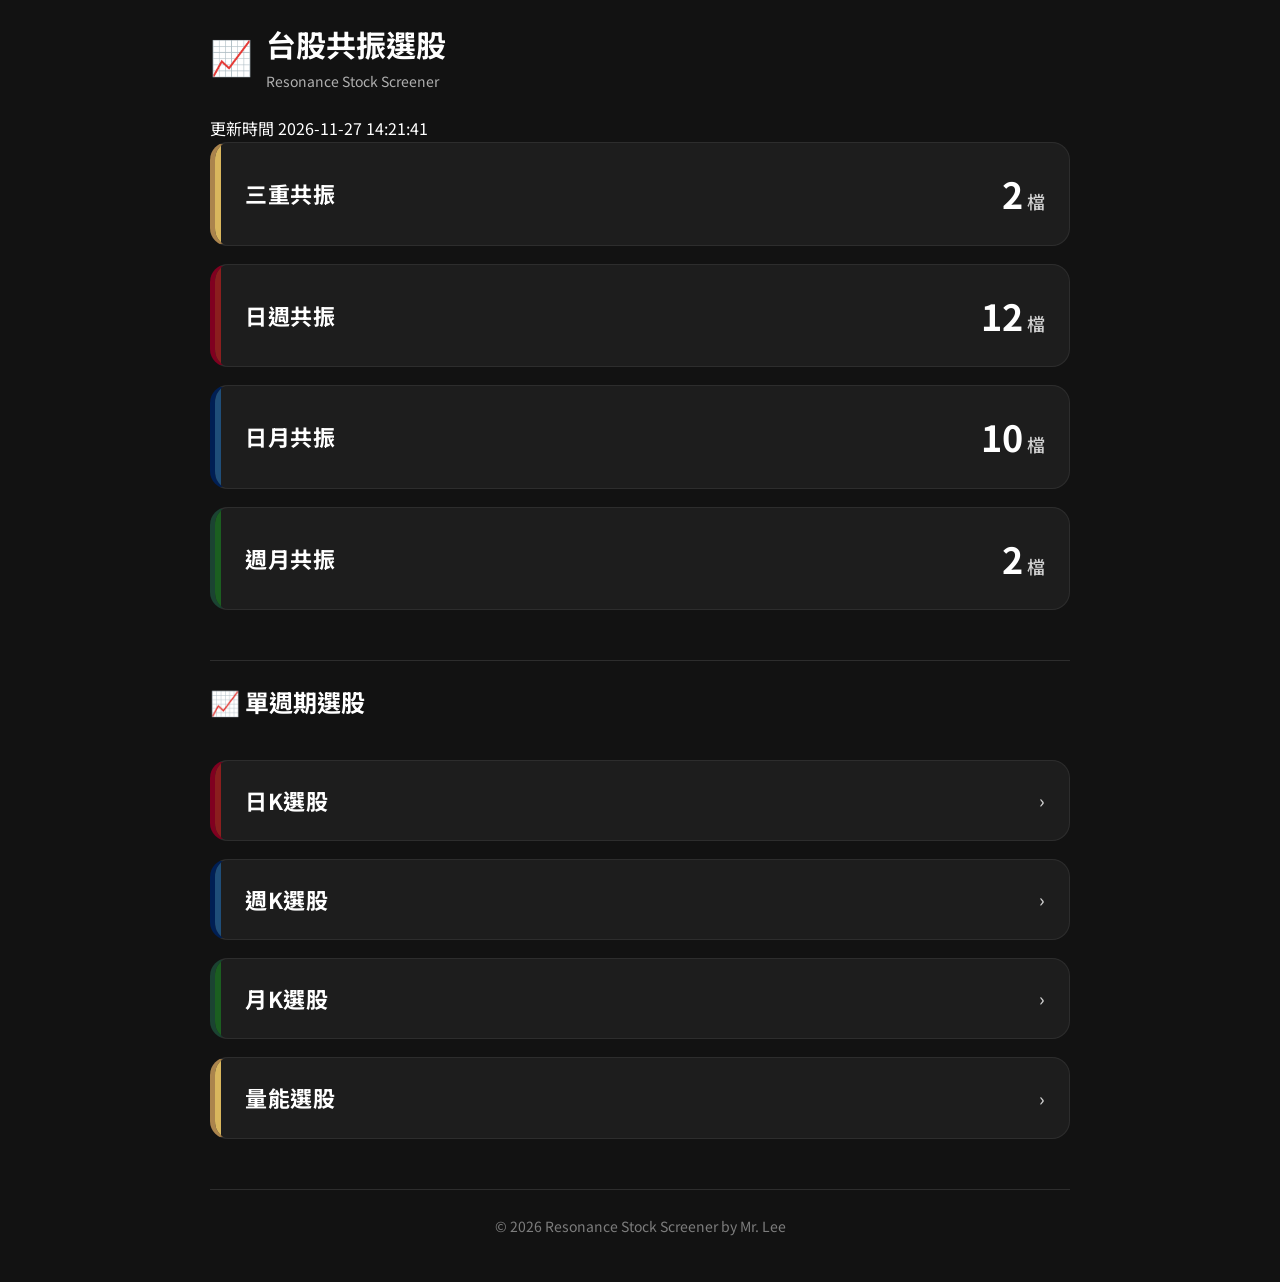
<file: index.html>
<!DOCTYPE html>
<html lang="zh-Hant">

<head>
    <meta charset="UTF-8">
    <meta name="viewport" content="width=device-width, initial-scale=1.0">
    <title>台股共振選股</title>

    <link rel="stylesheet" href="static/style.css">

    <link rel="preconnect" href="https://fonts.googleapis.com">
    <link rel="preconnect" href="https://fonts.gstatic.com" crossorigin>

    <link href="https://fonts.googleapis.com/css2?family=Noto+Sans+TC:wght@400;500;700&display=swap"
          rel="stylesheet">
</head>

<body>

<div class="container">

    <!-- Header -->
    <header class="header">

        <div class="logo">

            <div class="logo-icon">
                📈
            </div>

            <div>
                <h1>台股共振選股</h1>
                <p>Resonance Stock Screener</p>
            </div>

        </div>

    </header>

    <!-- 更新資訊 -->
    <section class="summary-card">

        <div class="summary-row">
            <span class="label">更新時間</span>
            <span id="update-time">--</span>
        </div>

    </section>

    <!-- 共振分類 -->
    <section class="menu">

        <!-- 三重共振 -->
        <a href="triple.html" class="menu-card gold">

            <div class="menu-title">
                三重共振
            </div>

            <div class="menu-count">
                <span id="triple-count">0</span> 檔
            </div>

        </a>

        <!-- 日週共振 -->
        <a href="daily_weekly.html" class="menu-card red">

            <div class="menu-title">
                日週共振
            </div>

            <div class="menu-count">
                <span id="daily-weekly-count">0</span> 檔
            </div>

        </a>

        <!-- 日月共振 -->
        <a href="daily_monthly.html" class="menu-card blue">

            <div class="menu-title">
                日月共振
            </div>

            <div class="menu-count">
                <span id="daily-monthly-count">0</span> 檔
            </div>

        </a>

        <!-- 週月共振 -->
        <a href="weekly_monthly.html" class="menu-card green">

            <div class="menu-title">
                週月共振
            </div>

            <div class="menu-count">
                <span id="weekly-monthly-count">0</span> 檔
            </div>

        </a>

    </section>

    <!-- 單週期選股 -->
    <section class="menu">

        <h2 class="section-title">📈 單週期選股</h2>

        <!-- 日K -->
        <a href="https://bc8s8fht8s-prog.github.io/tw-stock-screener/"
           class="menu-card daily"
           target="_blank">

            <div class="menu-title">
                日K選股
            </div>

            <div class="menu-count">
                ›
            </div>

        </a>

        <!-- 週K -->
        <a href="https://bc8s8fht8s-prog.github.io/tw-weekly-stock-screener/"
           class="menu-card weekly"
           target="_blank">

            <div class="menu-title">
                週K選股
            </div>

            <div class="menu-count">
                ›
            </div>

        </a>

        <!-- 月K -->
        <a href="https://bc8s8fht8s-prog.github.io/tw-monthly-stock-screener/"
           class="menu-card monthly"
           target="_blank">

            <div class="menu-title">
                月K選股
            </div>

            <div class="menu-count">
                ›
            </div>

        </a>

        <!-- 量能選股 -->
        <a href="https://bc8s8fht8s-prog.github.io/tw-volume-stock-screener/"
           class="menu-card volume"
           target="_blank">

            <div class="menu-title">
                量能選股
            </div>

            <div class="menu-count">
                ›
            </div>

        </a>

    </section>

    <!-- Footer -->
    <footer class="footer">

        <p>
            © 2026 Resonance Stock Screener by Mr. Lee
        </p>

    </footer>

</div>

<script src="static/script.js"></script>

</body>

</html>
</file>
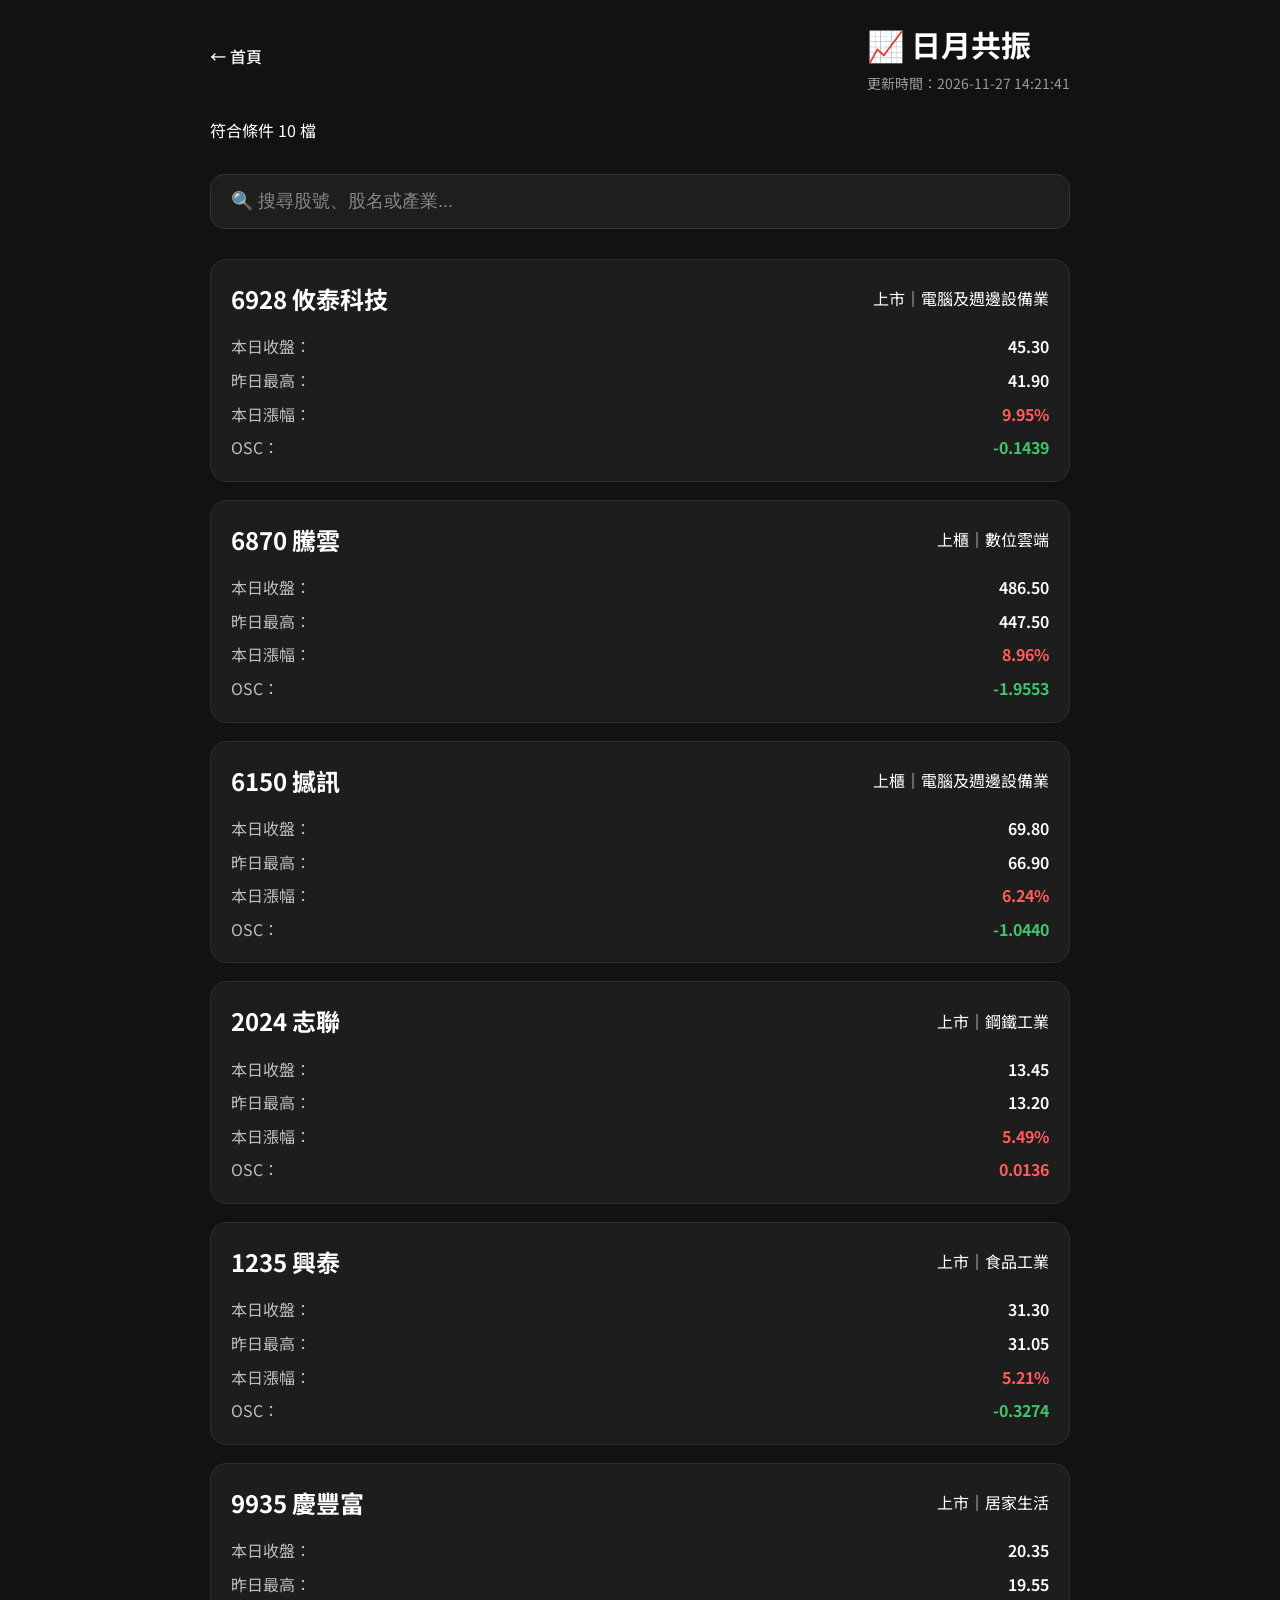
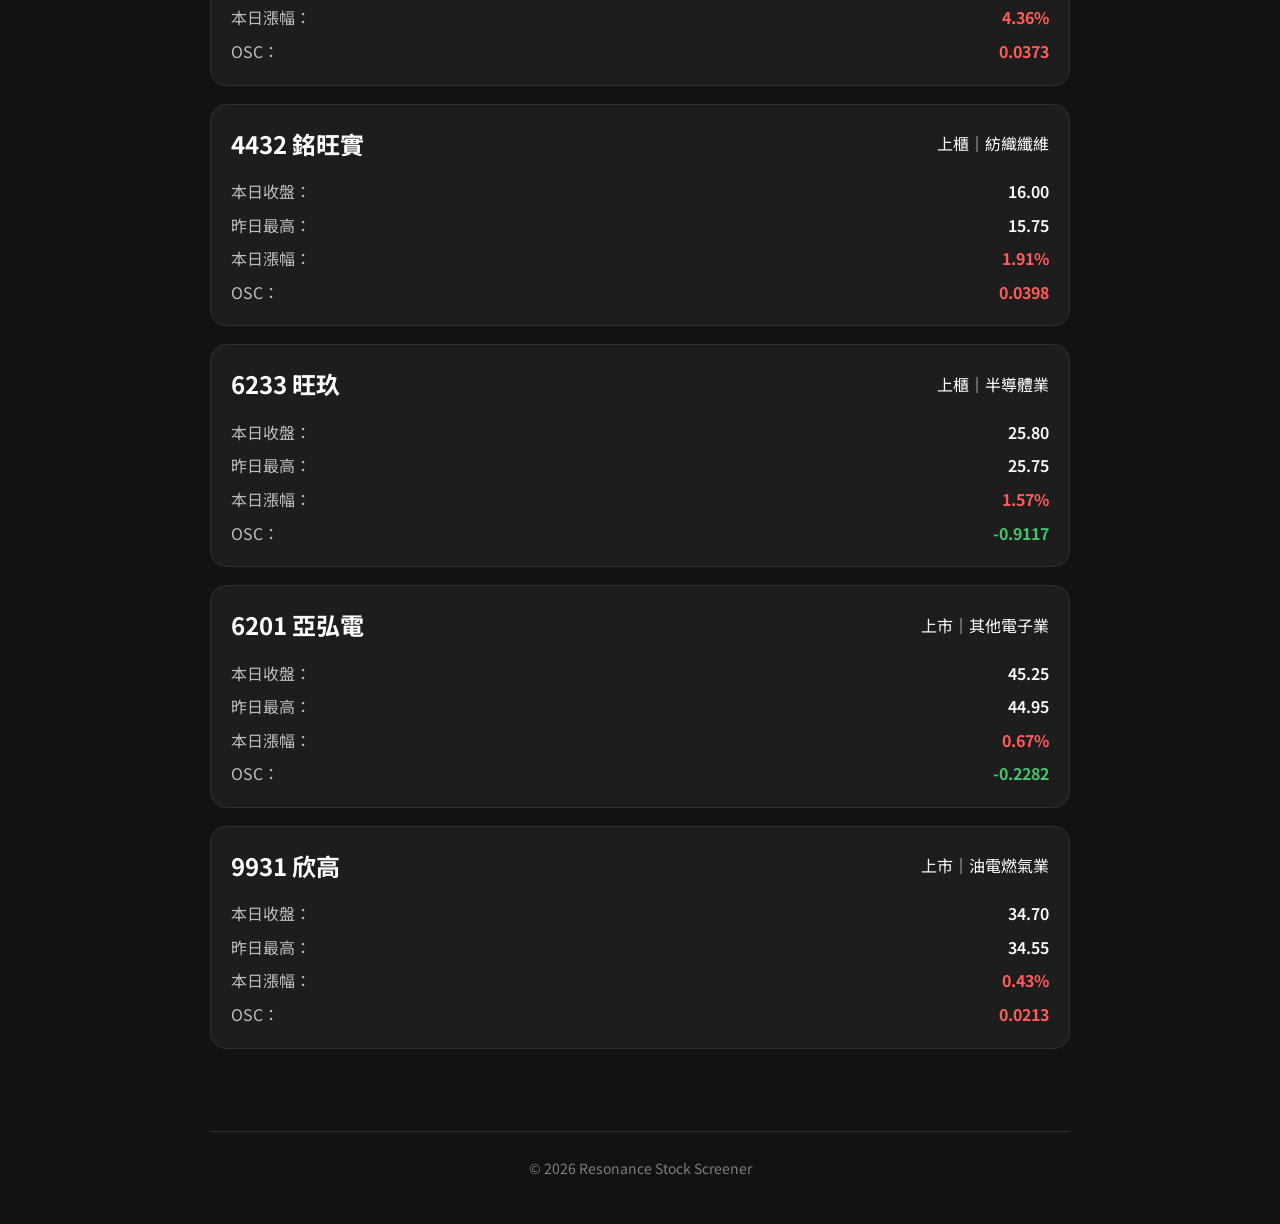
<file: daily_monthly.html>
<!DOCTYPE html>
<html lang="zh-Hant">

<head>
    <meta charset="UTF-8">
    <meta name="viewport"
          content="width=device-width, initial-scale=1.0">

    <title>日月共振｜台股共振選股</title>

    <link rel="stylesheet"
          href="static/style.css">

    <link rel="preconnect"
          href="https://fonts.googleapis.com">

    <link rel="preconnect"
          href="https://fonts.gstatic.com"
          crossorigin>

    <link href="https://fonts.googleapis.com/css2?family=Noto+Sans+TC:wght@400;500;700&display=swap"
          rel="stylesheet">
</head>

<body>

<div class="container">

    <!-- Header -->
    <header class="header">

        <a href="index.html" class="back-button">
            ← 首頁
        </a>

        <div class="title-group">

            <h1>
                📈 日月共振
            </h1>

            <p id="update-time">
                更新時間：--
            </p>

        </div>

    </header>

    <!-- 共振數量 -->
    <section class="summary-card">

        <div class="summary-row">

            <span class="label">
                符合條件
            </span>

            <span id="stock-count">
                0 檔
            </span>

        </div>

    </section>

    <!-- 搜尋 -->
    <section class="search-section">

        <input
            id="search-input"
            class="search-input"
            type="text"
            placeholder="🔍 搜尋股號、股名或產業..."
            autocomplete="off">

    </section>

    <!-- 股票列表 -->
    <main id="stock-list">

        <!-- script.js 動態產生股票卡 -->

    </main>

        <!-- script.js 動態產生股票卡 -->

    </main>

    <!-- 分頁 -->
    <div id="pagination"></div>

    <!-- Footer -->
    <footer class="footer">

        <p>
            © 2026 Resonance Stock Screener
        </p>

    </footer>

</div>

<script>

const DATA_FILE = "static/output/daily_monthly.json";

</script>

<script src="static/script.js"></script>

</body>

</html>
</file>
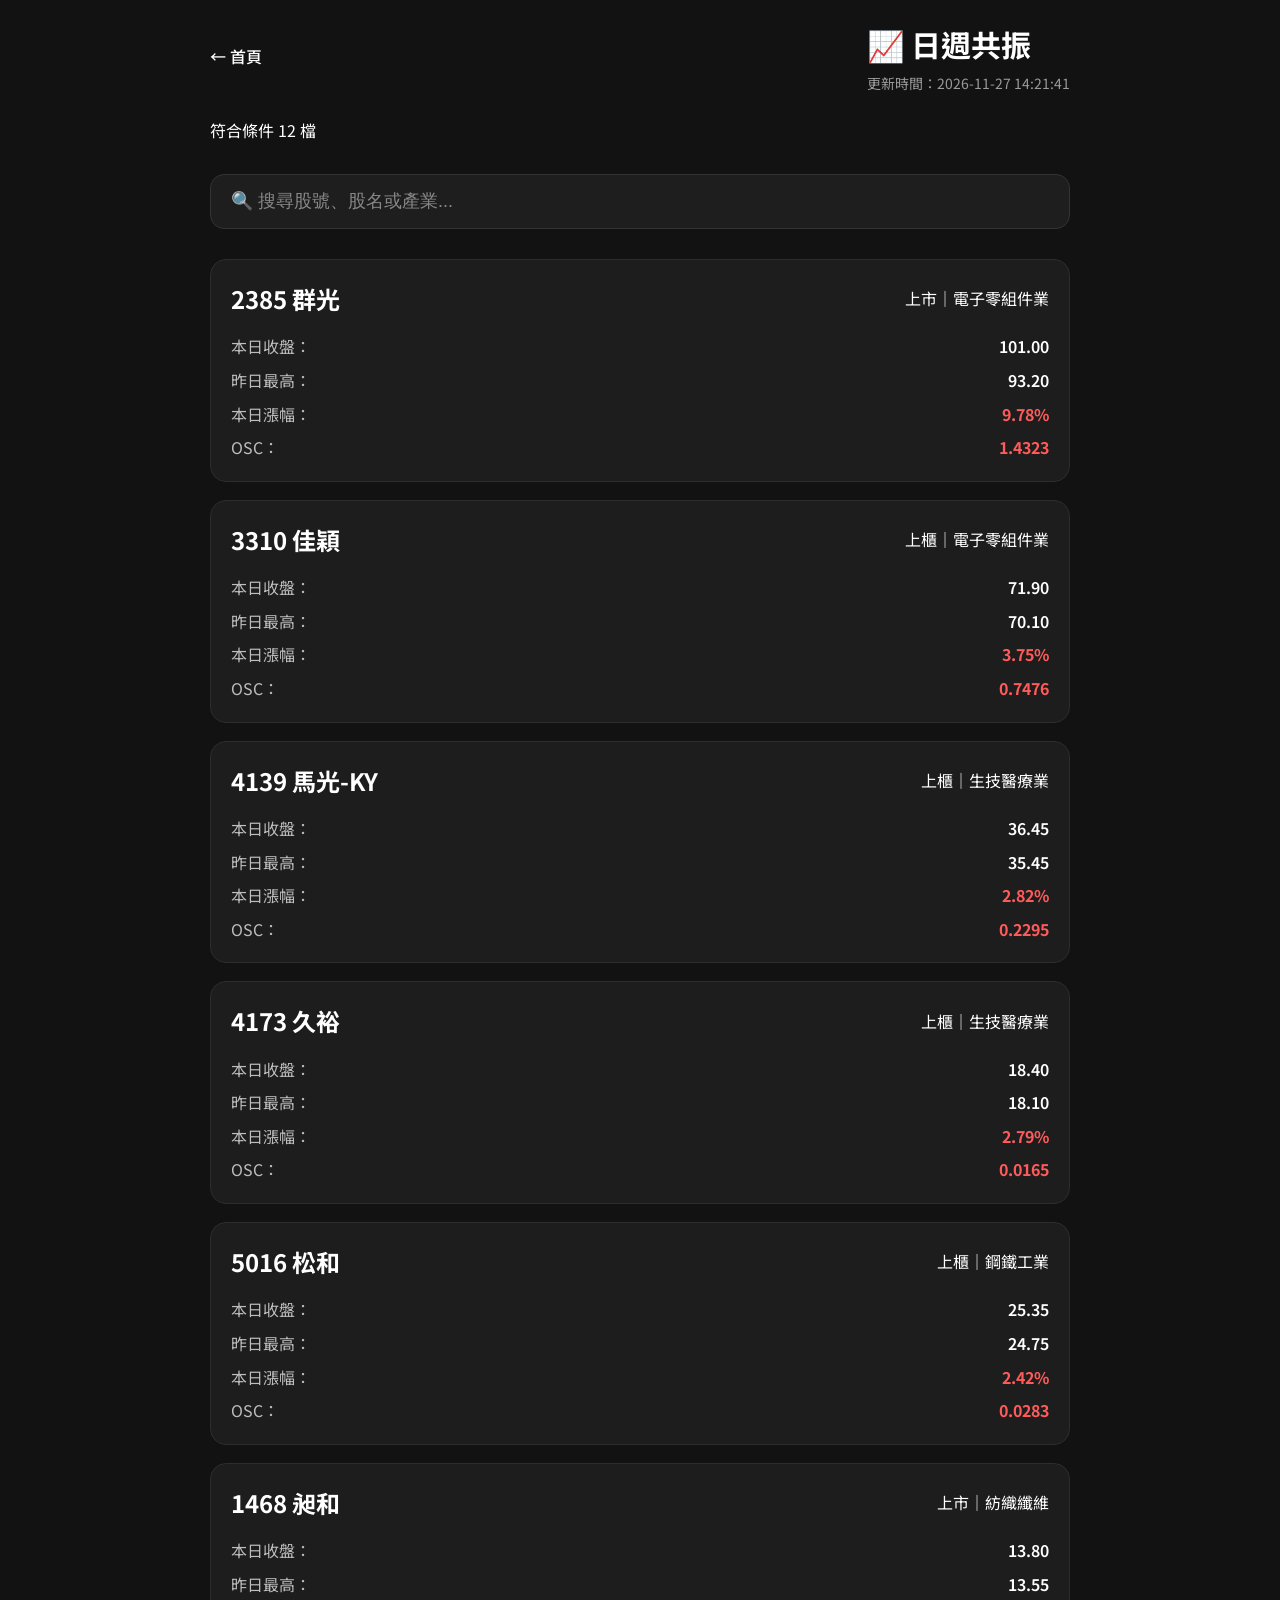
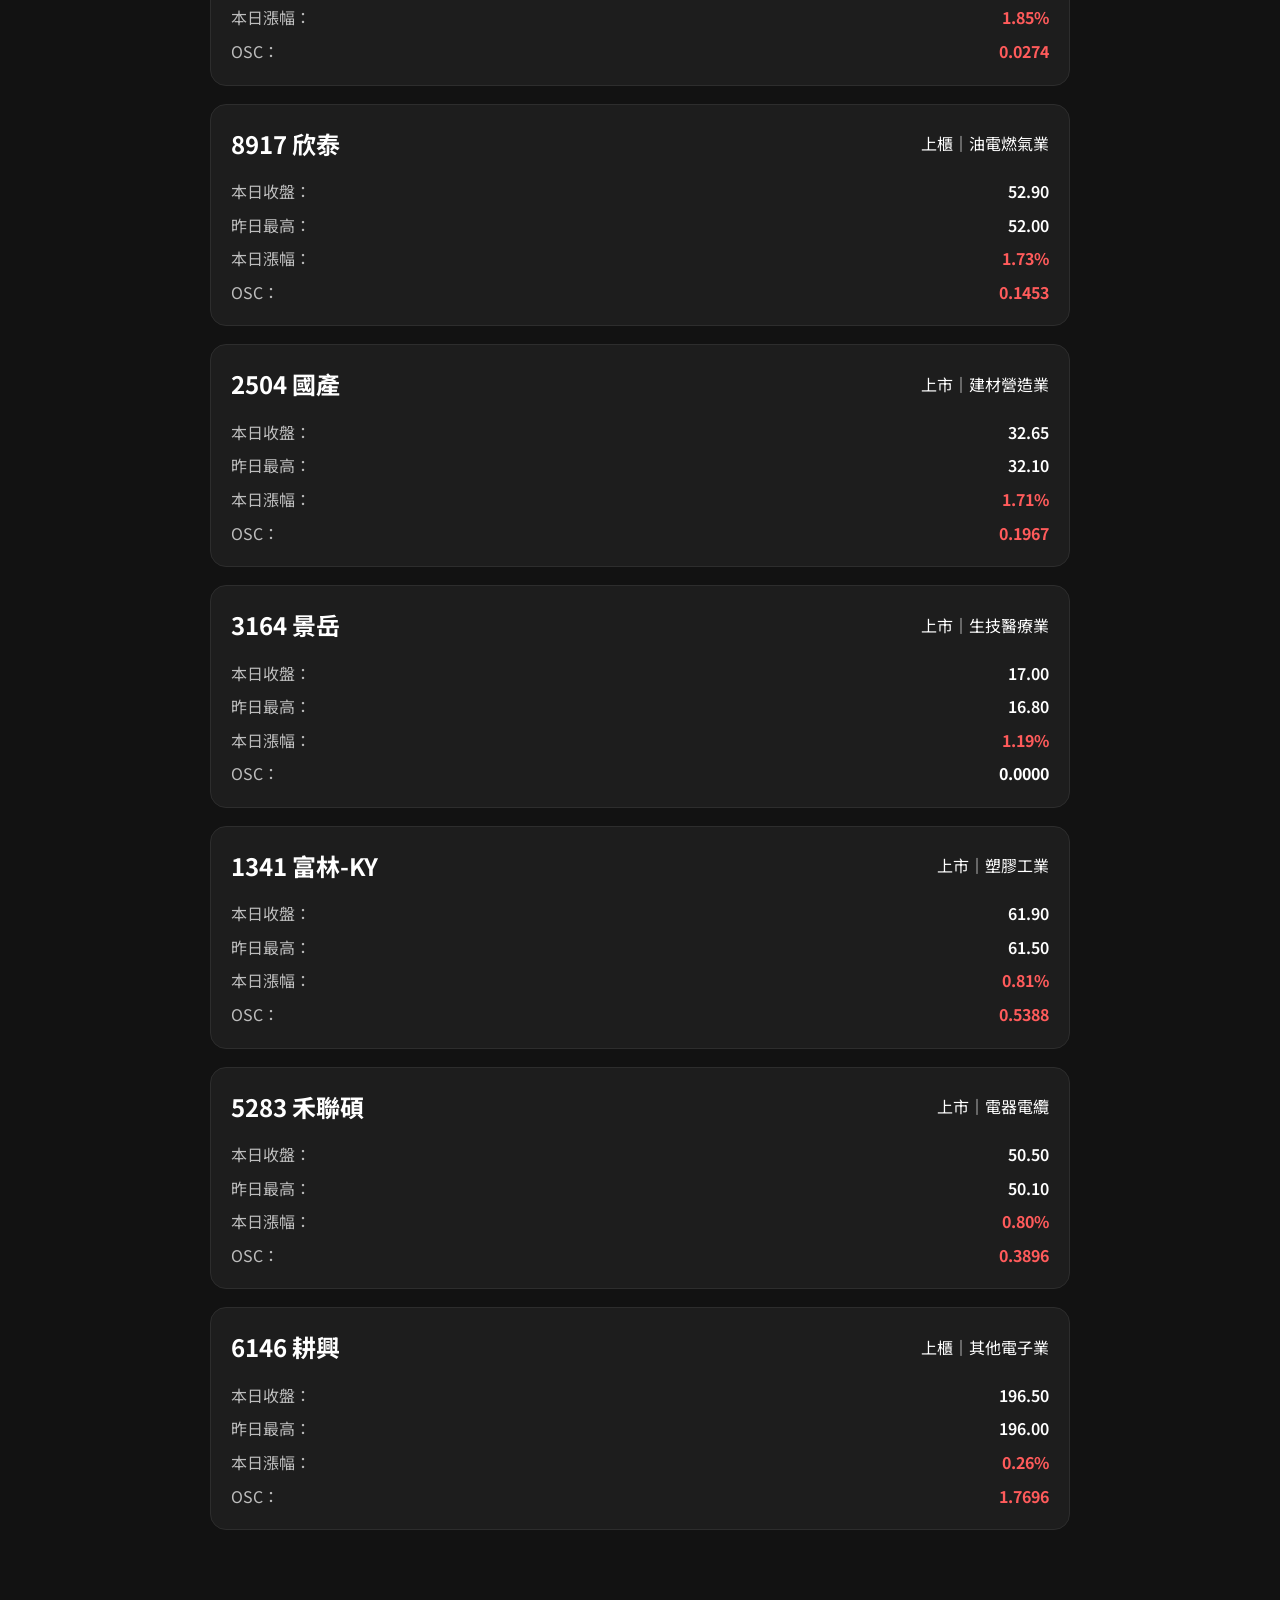
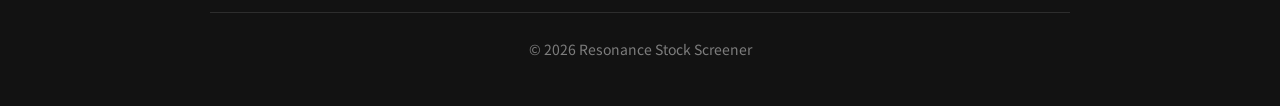
<file: daily_weekly.html>
<!DOCTYPE html>
<html lang="zh-Hant">

<head>
    <meta charset="UTF-8">
    <meta name="viewport"
          content="width=device-width, initial-scale=1.0">

    <title>日週共振｜台股共振選股</title>

    <link rel="stylesheet"
          href="static/style.css">

    <link rel="preconnect"
          href="https://fonts.googleapis.com">

    <link rel="preconnect"
          href="https://fonts.gstatic.com"
          crossorigin>

    <link href="https://fonts.googleapis.com/css2?family=Noto+Sans+TC:wght@400;500;700&display=swap"
          rel="stylesheet">
</head>

<body>

<div class="container">

    <!-- Header -->
    <header class="header">

        <a href="index.html" class="back-button">
            ← 首頁
        </a>

        <div class="title-group">

            <h1>
                📈 日週共振
            </h1>

            <p id="update-time">
                更新時間：--
            </p>

        </div>

    </header>

    <!-- 共振數量 -->
    <section class="summary-card">

        <div class="summary-row">

            <span class="label">
                符合條件
            </span>

            <span id="stock-count">
                0 檔
            </span>

        </div>

    </section>

    <!-- 搜尋 -->
    <section class="search-section">

        <input
            id="search-input"
            class="search-input"
            type="text"
            placeholder="🔍 搜尋股號、股名或產業..."
            autocomplete="off">

    </section>

    <!-- 股票列表 -->
    <main id="stock-list">

        <!-- script.js 動態產生股票卡 -->

    </main>

        <!-- script.js 動態產生股票卡 -->

    </main>

    <!-- 分頁 -->
    <div id="pagination"></div>

    <!-- Footer -->
    <footer class="footer">

        <p>
            © 2026 Resonance Stock Screener
        </p>

    </footer>

</div>

<script>

const DATA_FILE = "static/output/daily_weekly.json";

</script>

<script src="static/script.js"></script>

</body>

</html>
</file>
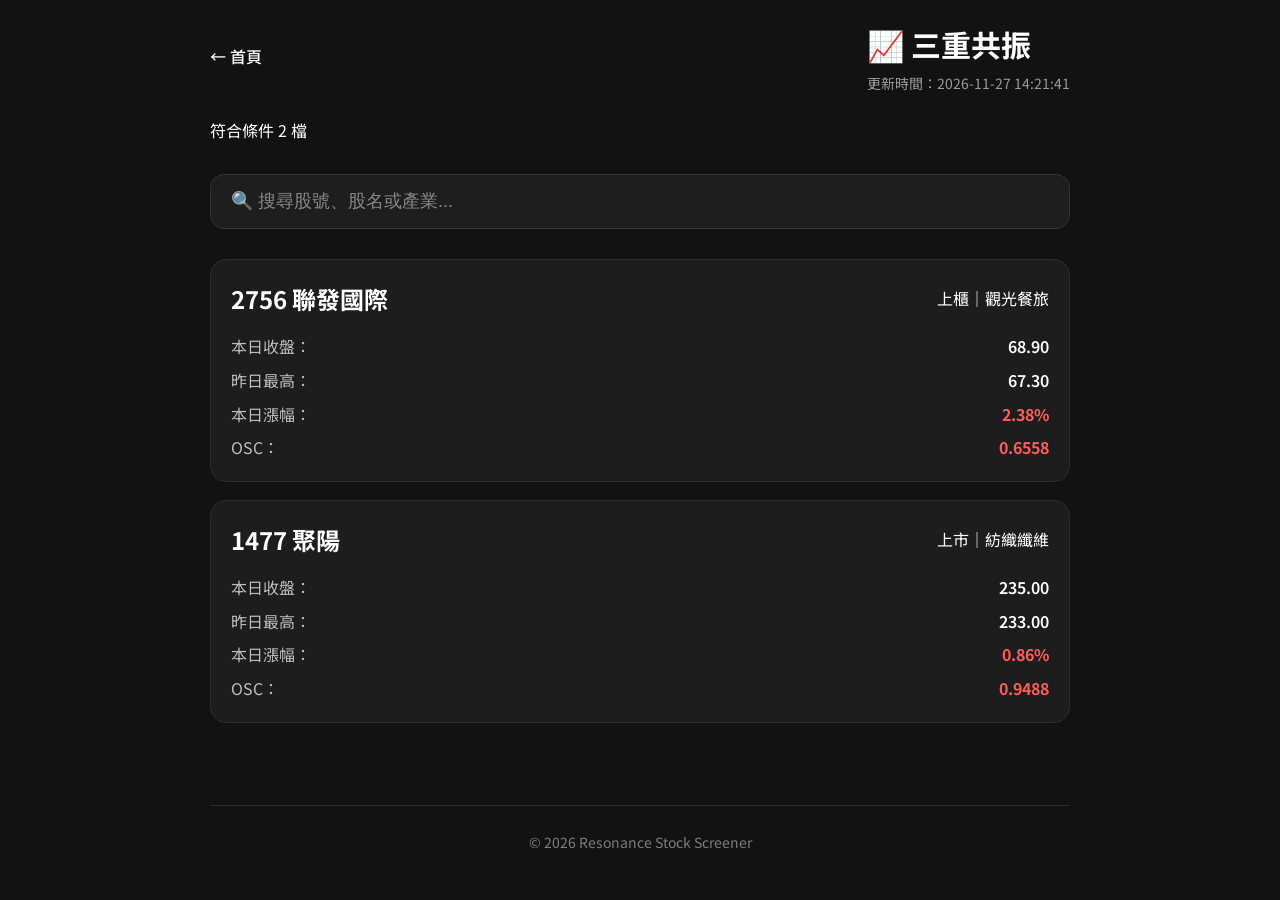
<file: triple.html>
<!DOCTYPE html>
<html lang="zh-Hant">

<head>
    <meta charset="UTF-8">
    <meta name="viewport"
          content="width=device-width, initial-scale=1.0">

    <title>三重共振｜台股共振選股</title>

    <link rel="stylesheet"
          href="static/style.css">

    <link rel="preconnect"
          href="https://fonts.googleapis.com">

    <link rel="preconnect"
          href="https://fonts.gstatic.com"
          crossorigin>

    <link href="https://fonts.googleapis.com/css2?family=Noto+Sans+TC:wght@400;500;700&display=swap"
          rel="stylesheet">
</head>

<body>

<div class="container">

    <!-- Header -->
    <header class="header">

        <a href="index.html" class="back-button">
            ← 首頁
        </a>

        <div class="title-group">

            <h1>
                📈 三重共振
            </h1>

            <p id="update-time">
                更新時間：--
            </p>

        </div>

    </header>

    <!-- 共振數量 -->
    <section class="summary-card">

        <div class="summary-row">

            <span class="label">
                符合條件
            </span>

            <span id="stock-count">
                0 檔
            </span>

        </div>

    </section>

    <!-- 搜尋 -->
    <section class="search-section">

        <input
            id="search-input"
            class="search-input"
            type="text"
            placeholder="🔍 搜尋股號、股名或產業..."
            autocomplete="off">

    </section>

    <!-- 股票列表 -->
    <main id="stock-list">

        <!-- script.js 動態產生股票卡 -->

    </main>

        <!-- script.js 動態產生股票卡 -->

    </main>

    <!-- 分頁 -->
    <div id="pagination"></div>

    <!-- Footer -->
    <footer class="footer">

        <p>
            © 2026 Resonance Stock Screener
        </p>

    </footer>

</div>

<script>

const DATA_FILE = "static/output/triple.json";

</script>

<script src="static/script.js"></script>

</body>

</html>
</file>
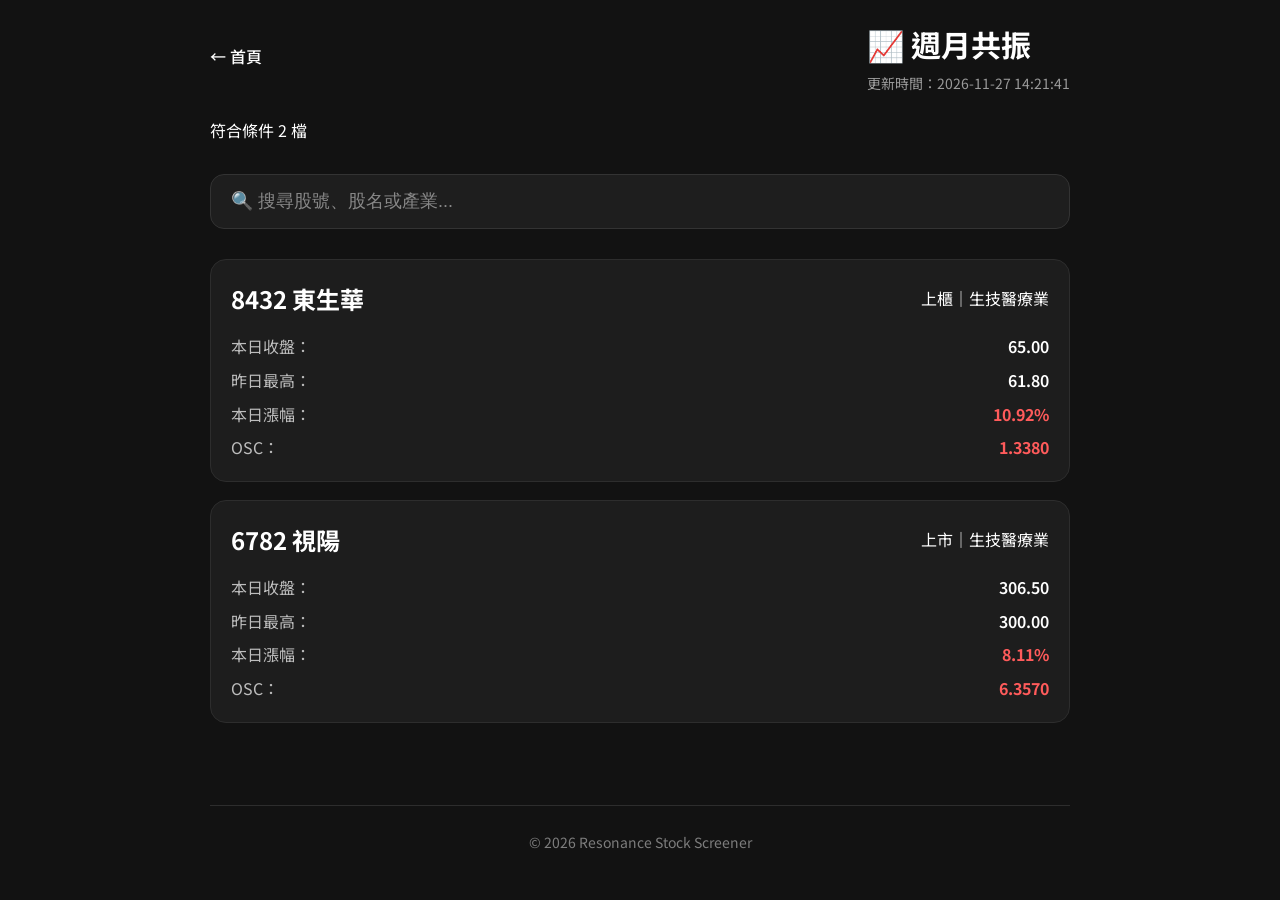
<file: weekly_monthly.html>
<!DOCTYPE html>
<html lang="zh-Hant">

<head>
    <meta charset="UTF-8">
    <meta name="viewport"
          content="width=device-width, initial-scale=1.0">

    <title>週月共振｜台股共振選股</title>

    <link rel="stylesheet"
          href="static/style.css">

    <link rel="preconnect"
          href="https://fonts.googleapis.com">

    <link rel="preconnect"
          href="https://fonts.gstatic.com"
          crossorigin>

    <link href="https://fonts.googleapis.com/css2?family=Noto+Sans+TC:wght@400;500;700&display=swap"
          rel="stylesheet">
</head>

<body>

<div class="container">

    <!-- Header -->
    <header class="header">

        <a href="index.html" class="back-button">
            ← 首頁
        </a>

        <div class="title-group">

            <h1>
                📈 週月共振
            </h1>

            <p id="update-time">
                更新時間：--
            </p>

        </div>

    </header>

    <!-- 共振數量 -->
    <section class="summary-card">

        <div class="summary-row">

            <span class="label">
                符合條件
            </span>

            <span id="stock-count">
                0 檔
            </span>

        </div>

    </section>

    <!-- 搜尋 -->
    <section class="search-section">

        <input
            id="search-input"
            class="search-input"
            type="text"
            placeholder="🔍 搜尋股號、股名或產業..."
            autocomplete="off">

    </section>

    <!-- 股票列表 -->
    <main id="stock-list">

        <!-- script.js 動態產生股票卡 -->

    </main>

        <!-- script.js 動態產生股票卡 -->

    </main>

    <!-- 分頁 -->
    <div id="pagination"></div>

    <!-- Footer -->
    <footer class="footer">

        <p>
            © 2026 Resonance Stock Screener
        </p>

    </footer>

</div>

<script>

const DATA_FILE = "static/output/weekly_monthly.json";

</script>

<script src="static/script.js"></script>

</body>

</html>
</file>
<file: static/style.css>
/* ========================================
   基本設定
======================================== */

* {
    margin: 0;
    padding: 0;
    box-sizing: border-box;
}

body {
    background: #121212;
    color: #ffffff;
    font-family: "Noto Sans TC", sans-serif;
    line-height: 1.6;
}

a {
    color: inherit;
    text-decoration: none;
}

.container {
    width: 100%;
    max-width: 900px;
    margin: 0 auto;
    padding: 20px;
}

/* ========================================
   Header
======================================== */

.header {
    display: flex;
    align-items: center;
    justify-content: space-between;
    margin-bottom: 24px;
}

.logo {
    display: flex;
    align-items: center;
    gap: 14px;
}

.logo-icon {
    font-size: 34px;
}

.logo h1 {
    font-size: 30px;
    font-weight: 700;
    margin-bottom: 2px;
}

.logo p {
    color: #b0b0b0;
    font-size: 14px;
}

/* 子頁 Header */

.back-button {
    color: #ffffff;
    font-size: 16px;
    font-weight: 500;
}

.back-button:hover {
    opacity: .8;
}

.title-group h1 {
    font-size: 30px;
    font-weight: 700;
}

.title-group p {
    margin-top: 4px;
    color: #9a9a9a;
    font-size: 14px;
}

/* ========================================
   Footer
======================================== */

.footer {
    margin-top: 50px;
    padding: 25px 0;
    text-align: center;
    color: #7d7d7d;
    font-size: 14px;
    border-top: 1px solid #2d2d2d;
}

/* ========================================
   區塊標題
======================================== */

.section-title {

    margin: 50px 0 20px;

    padding-top: 22px;

    border-top: 1px solid #2d2d2d;

    color: #ffffff;

    font-size: 24px;

    font-weight: 700;

}

/* ========================================
   共振分類
======================================== */

.menu {

    display: flex;
    flex-direction: column;
    gap: 18px;

}

.menu-card {

    position: relative;

    display: flex;
    justify-content: space-between;
    align-items: center;

    background: #1d1d1d;

    border: 1px solid #2d2d2d;
    border-radius: 18px;

    padding: 22px 24px 22px 30px;

    overflow: hidden;

    text-decoration: none;

    transition: all .25s ease;

}

.menu-card:hover {

    transform: translateY(-3px);

    border-color: #555;

    background: #252525;

    box-shadow: 0 10px 24px rgba(0,0,0,.35);

}


/* ==========================
   左側識別條
========================== */

.menu-card::before {

    content: "";

    position: absolute;

    left: 0;
    top: 0;

    width: 6px;
    height: 100%;

}

/* ⭐ 三重共振（星宇金） */

.menu-card.gold::before {

    background: #D9B65D;
             
}


/* 🟥 日週共振 */

.menu-card.red::before {

    background: #8B1E1E;

}

/* 🟦 日月共振 */

.menu-card.blue::before {

    background: #1F4E79;

}

/* 🟩 週月共振 */

.menu-card.green::before {

    background: #1B5E20;

}

/* ⬜ 單週期選股 */

.menu-card.white::before {

    background: #E5E5E5;

}

/* ==========================
   單週期選股
========================== */

/* 🟨 量能選股（星宇金） */
.menu-card.volume::before {

    background: #D9B65D;

}

/* 🟥 日K選股 */
.menu-card.daily::before {

    background: #8B1E1E;

}

/* 🟦 週K選股 */
.menu-card.weekly::before {

    background: #1F4E79;

}

/* 🟩 月K選股 */
.menu-card.monthly::before {

    background: #1B5E20;

}


/* ==========================
   文字
========================== */

.menu-title {

    font-size: 22px;

    font-weight: 700;

    color: #ffffff;

    letter-spacing: .5px;

}

.menu-count {

    color: #d0d0d0;

    font-size: 18px;

    font-weight: 500;

}

.menu-count span {

    font-size: 36px;

    font-weight: 700;

    color: #ffffff;

}

/* ========================================
   共振分類顏色
======================================== */

/* ==========================
   左側深色識別條
========================== */

/* 共振 */
.menu-card.gold {
    border-left: 5px solid #AB844D;
}

.menu-card.red {
    border-left: 5px solid #800020;
}

.menu-card.blue {
    border-left: 5px solid #001F54;
}

.menu-card.green {
    border-left: 5px solid #1B4332;
}

/* 單週期 */
.menu-card.volume {
    border-left: 5px solid #AB844D;
}

.menu-card.daily {
    border-left: 5px solid #800020;
}

.menu-card.weekly {
    border-left: 5px solid #001F54;
}

.menu-card.monthly {
    border-left: 5px solid #1B4332;
}

/* ========================================
   股票卡（共用）
======================================== */

#stock-list {
    display: flex;
    flex-direction: column;
    gap: 18px;
    margin-top: 24px;
}

.stock-card {

    background: #1d1d1d;

    border: 1px solid #2d2d2d;
    border-radius: 16px;

    padding: 20px;

    transition: .25s;
}

.stock-card:hover {

    border-color: #4f4f4f;

    transform: translateY(-2px);

}

.stock-header {

    display: flex;

    justify-content: space-between;

    align-items: center;

    margin-bottom: 16px;

}

.stock-title {

    font-size: 24px;

    font-weight: 700;

    color: white;

}

.stock-code {

    color: #9e9e9e;

    font-size: 16px;

    margin-left: 8px;

}

.stock-info {

    display: flex;

    flex-direction: column;

    gap: 8px;

}

.info-row {

    display: flex;

    justify-content: space-between;

    align-items: center;

    font-size: 16px;

}

.info-label {

    color: #bdbdbd;

}

.info-value {

    color: white;

    font-weight: 600;

}

/* 漲跌顏色 */

.up {

    color: #ff5b5b;

    font-weight: 700;

}

.down {

    color: #41c46b;

    font-weight: 700;

}

.flat {

    color: #ffffff;

    font-weight: 700;

}

/* ========================================
   搜尋
======================================== */

.search-box {

    margin: 24px 0;

}

.search-box input {

    width: 100%;

    padding: 14px 18px;

    background: #1d1d1d;

    border: 1px solid #2d2d2d;

    border-radius: 12px;

    color: white;

    font-size: 16px;

    outline: none;

    transition: .25s;

}

.search-box input:focus {

    border-color: #5a5a5a;

}

.search-box input::placeholder {

    color: #888;

}


/* ========================================
   分頁
======================================== */

#pagination {

    display: flex;

    justify-content: center;

    align-items: center;

    flex-wrap: wrap;

    gap: 10px;

    margin-top: 32px;

}

.page-btn {

    min-width: 42px;

    height: 42px;

    border: 1px solid #2d2d2d;

    border-radius: 10px;

    background: #1d1d1d;

    color: white;

    font-size: 15px;

    cursor: pointer;

    transition: .25s;

}

.page-btn:hover {

    background: #303030;

    border-color: #555;

}

.page-btn.active {

    background: #ffffff;

    color: #121212;

    border-color: white;

    font-weight: 700;

}

.page-btn:disabled {

    opacity: .35;

    cursor: default;

}

/* ========================================
   RWD（平板）
======================================== */

@media (max-width: 768px) {

    .container {
        padding: 18px;
    }

    .header {
        margin-bottom: 20px;
    }

    .logo h1,
    .title-group h1 {
        font-size: 26px;
    }

    .logo p,
    .title-group p {
        font-size: 13px;
    }

    .menu-title {
        font-size: 20px;
    }

    .menu-count span {
        font-size: 30px;
    }

    .stock-title {
        font-size: 22px;
    }

}


/* ========================================
   RWD（手機）
======================================== */

@media (max-width: 480px) {

    .container {
        padding: 15px;
    }

    /* Header */

    .header {
        flex-direction: column;
        align-items: flex-start;
        gap: 10px;
    }

    .logo {
        gap: 10px;
    }

    .logo-icon {
        font-size: 28px;
    }

    .logo h1,
    .title-group h1 {
        font-size: 22px;
    }

    .logo p,
    .title-group p {
        font-size: 12px;
    }

    /* 首頁 */

    .summary-card {

        padding: 16px;

    }

    .summary-row {

        font-size: 15px;

    }

    .menu-card {

        padding: 18px;

    }

    .menu-title {

        font-size: 18px;

    }

    .menu-count {

        font-size: 16px;

    }

    .menu-count span {

        font-size: 28px;

    }

    /* 股票卡 */

    .stock-card {

        padding: 18px;

    }

    .stock-title {

        font-size: 20px;

    }

    .stock-code {

        display: block;

        margin-left: 0;

        margin-top: 3px;

        font-size: 14px;

    }

    .info-row {

        font-size: 15px;

    }

    /* 搜尋 */

    .search-box input {

        font-size: 16px;

    }

    /* 分頁 */

    .page-btn {

        min-width: 38px;

        height: 38px;

        font-size: 14px;

    }

}


/* ========================================
   超小螢幕（iPhone SE）
======================================== */

@media (max-width: 375px) {

    .logo h1,
    .title-group h1 {

        font-size: 20px;

    }

    .menu-title {

        font-size: 17px;

    }

    .menu-count span {

        font-size: 24px;

    }

    .stock-title {

        font-size: 18px;

    }

    .info-row {

        font-size: 14px;

    }

}

/* ======================================
   搜尋框
====================================== */

.search-section {

    margin: 30px 0;

}

.search-input {

    width: 100%;

    padding: 16px 20px;

    font-size: 18px;

    border: 1px solid #333;

    border-radius: 14px;

    background: #1e1e1e;

    color: #ffffff;

    outline: none;

    transition: .2s;

    box-sizing: border-box;

}

.search-input::placeholder {

    color: #888;

}

.search-input:focus {

    border-color: #4da3ff;

    box-shadow: 0 0 8px rgba(77, 163, 255, 0.35);

}
</file>
